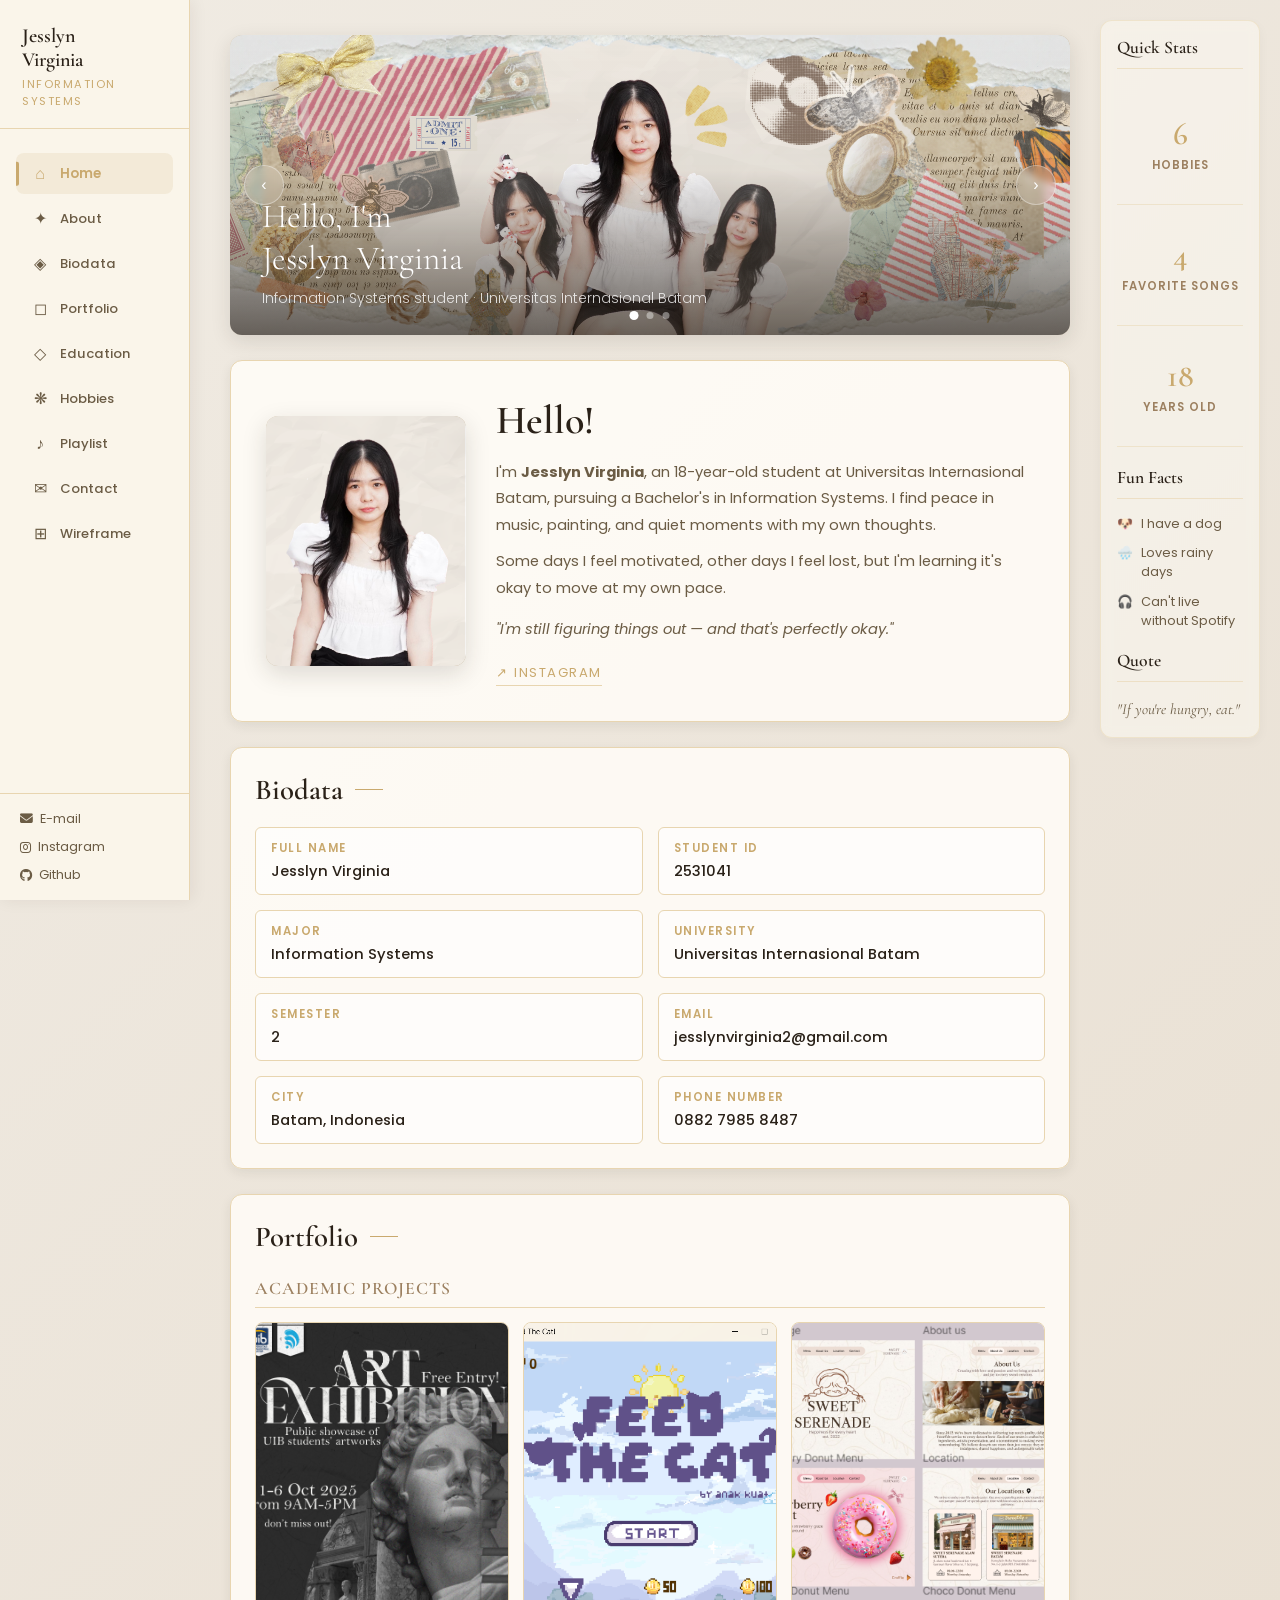
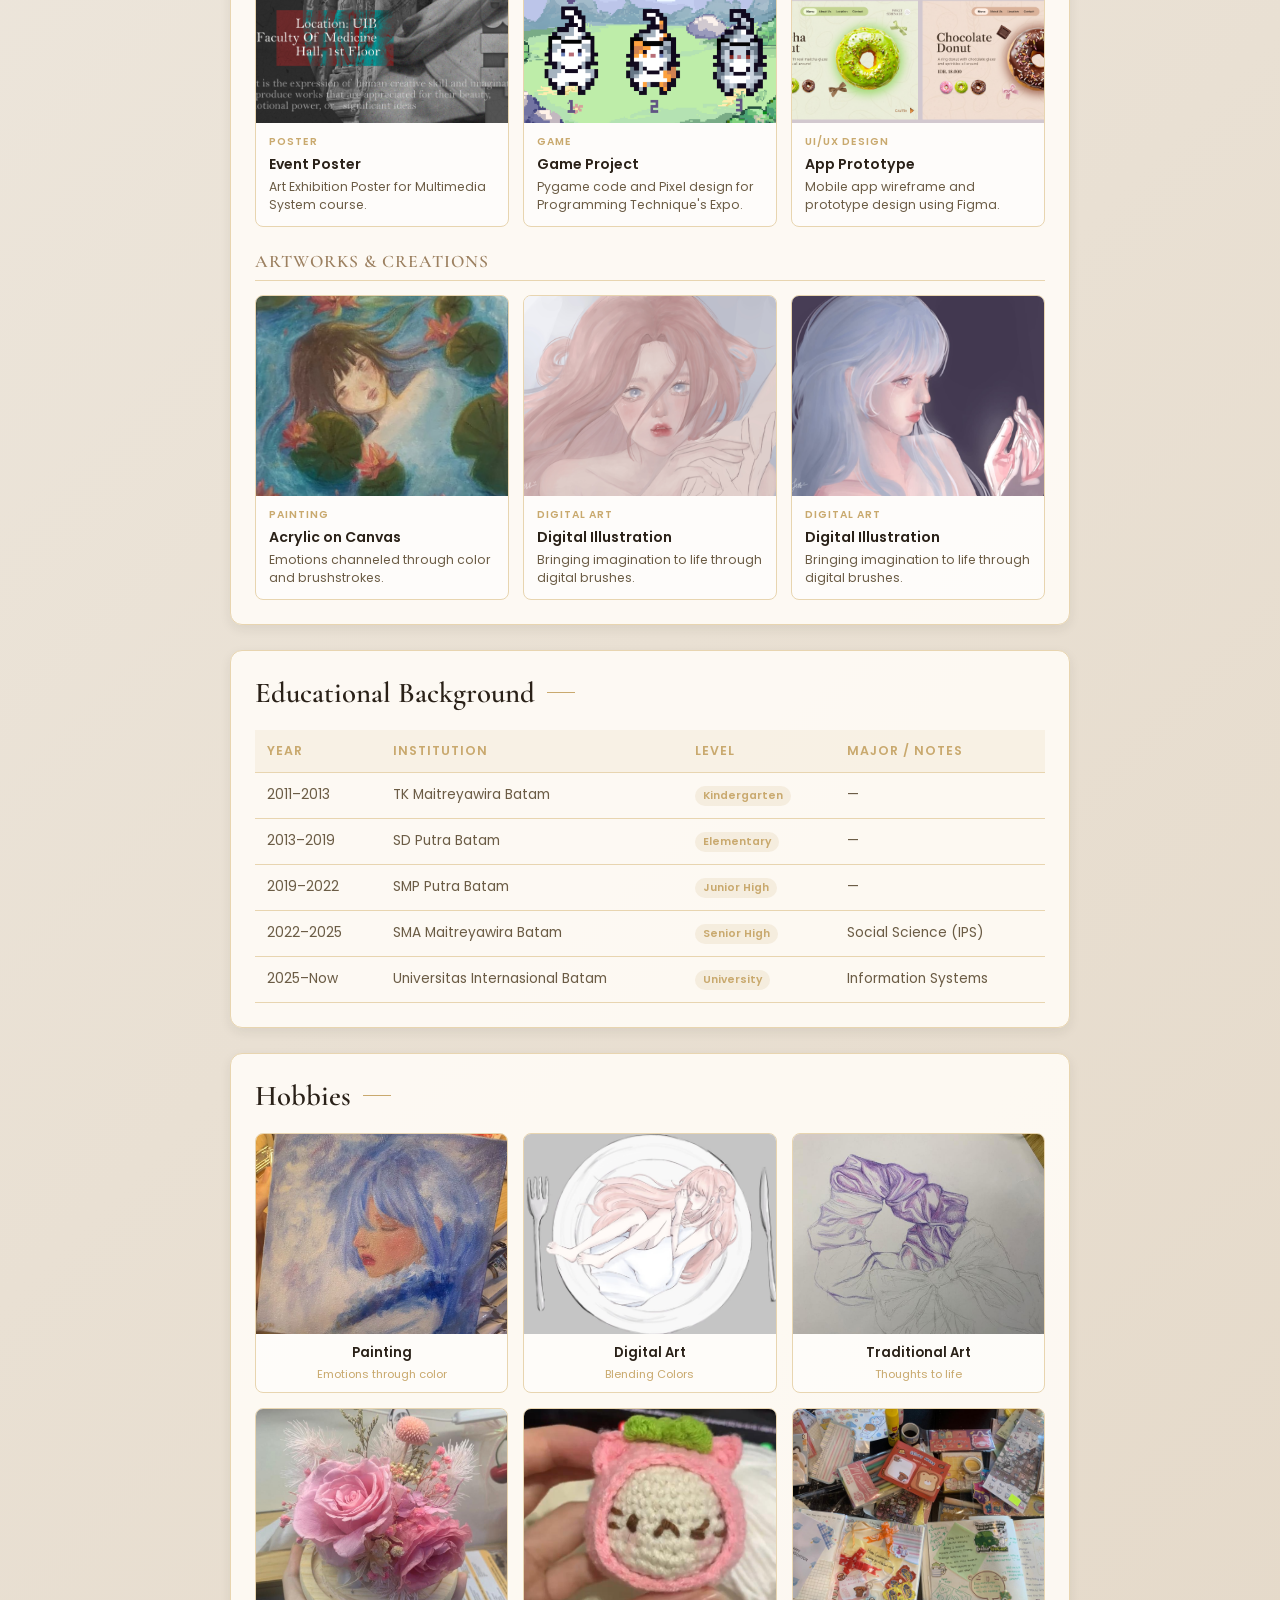
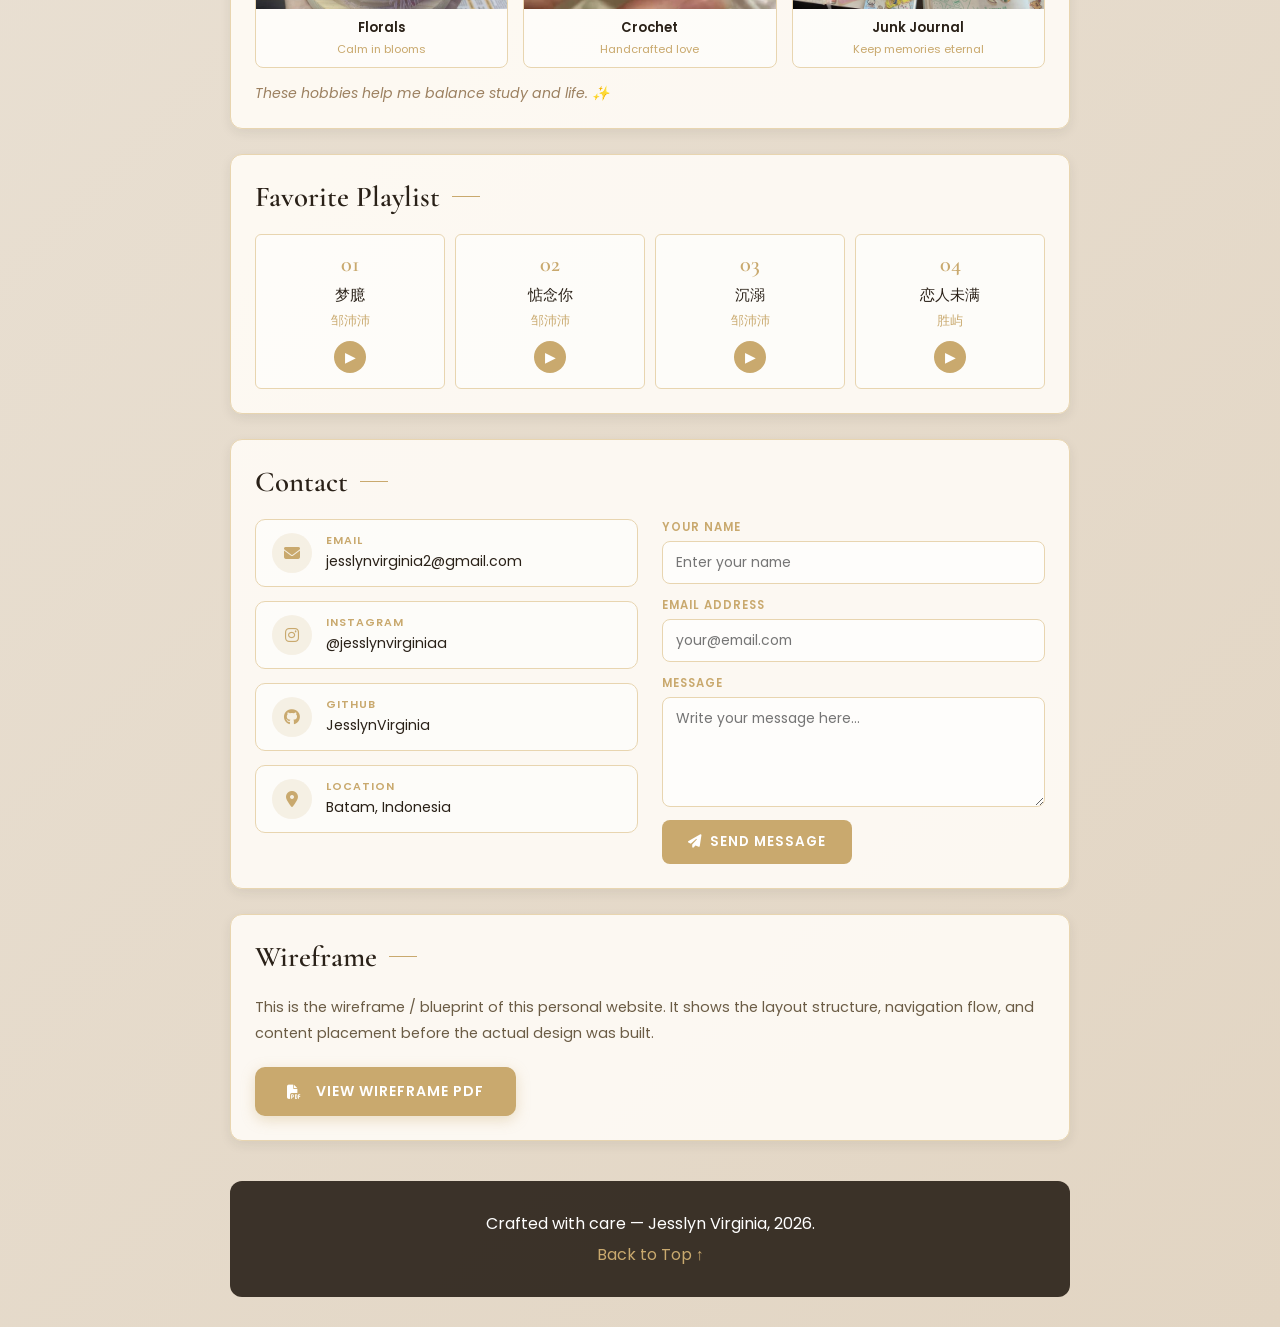
<file: biodata.html>
<!DOCTYPE html>
<html lang="en">
<head>
    <meta charset="UTF-8">
    <meta name="viewport" content="width=device-width, initial-scale=1.0">
    <title>Jesslyn Virginia</title>
    <link href="https://fonts.googleapis.com/css2?family=Cormorant+Garamond:ital,wght@0,300;0,400;0,600;1,300;1,400&family=Poppins:wght@300;400;500;600&display=swap" rel="stylesheet">
    <link rel="stylesheet" href="https://cdnjs.cloudflare.com/ajax/libs/font-awesome/6.5.0/css/all.min.css">
    <link rel="stylesheet" href="style.css">
</head>
<body>

<!-- SPLASH -->
<div id="splash">
    <div class="splash-name">Jesslyn Virginia</div>
    <div class="splash-line"></div>
    <div class="splash-sub">Information Systems · UIB</div>
</div>

<!-- HAMBURGER -->
<button class="hamburger" onclick="toggleSidebar()" aria-label="Toggle menu">
    <span></span><span></span><span></span>
</button>

<!-- SIDEBAR -->
<aside class="sidebar" id="sidebar">
    <div class="sidebar-brand">
        <h1>Jesslyn<br>Virginia</h1>
        <div class="brand-sub">Information Systems</div>
    </div>
    <nav id="main-nav">
        <a href="#home"      class="nav-link" data-target="home">      <span class="nav-icon">⌂</span> Home</a>
        <a href="#about"     class="nav-link" data-target="about">     <span class="nav-icon">✦</span> About</a>
        <a href="#biodata"   class="nav-link" data-target="biodata">   <span class="nav-icon">◈</span> Biodata</a>
        <a href="#portfolio" class="nav-link" data-target="portfolio"> <span class="nav-icon">◻</span> Portfolio</a>
        <a href="#education" class="nav-link" data-target="education"> <span class="nav-icon">◇</span> Education</a>
        <a href="#hobbies"   class="nav-link" data-target="hobbies">   <span class="nav-icon">❋</span> Hobbies</a>
        <a href="#playlist"  class="nav-link" data-target="playlist">  <span class="nav-icon">♪</span> Playlist</a>
        <a href="#contact"   class="nav-link" data-target="contact">   <span class="nav-icon">✉</span> Contact</a>
        <a href="#wireframe" class="nav-link" data-target="wireframe"> <span class="nav-icon">⊞</span> Wireframe</a>
    </nav>
    <div class="sidebar-info">
        <a href="mailto:jesslynvirginia2@gmail.com"><i class="fa-solid fa-envelope"></i> E-mail</a>
        <a href="https://www.instagram.com/jesslynvirginiaa/" target="_blank"><i class="fa-brands fa-instagram"></i> Instagram</a>
        <a href="https://github.com/JesslynVirginia" target="_blank"><i class="fa-brands fa-github"></i> Github</a>
    </div>
</aside>

<!-- PAGE WRAPPER -->
<div class="page-wrapper">

    <!-- MAIN CONTENT -->
    <div class="main-col">

        <!-- ══ HOME ══ -->
        <div id="home" data-section="home" class="section-block">

            <div class="slider-wrap">
                <div class="slide active">
                    <div class="slide-bg slide-ph-1">
                        <div class="slide-placeholder">
                            <img src="photos/slider1.png">
                        </div>
                    </div>
                    <div class="slide-overlay"></div>
                    <div class="slide-content">
                        <h2>Hello, I'm<br>Jesslyn Virginia</h2>
                        <p>Information Systems student · Universitas Internasional Batam</p>
                    </div>
                </div>
                <div class="slide">
                    <div class="slide-bg slide-ph-2">
                        <div class="slide-placeholder">
                            <img src="photos/slider2.png">
                        </div>
                    </div>
                    <div class="slide-overlay"></div>
                    <div class="slide-content">
                        <h2>Art is how I<br>speak silently.</h2>
                        <p>Painting · Digital Art · Crochet · Florals</p>
                    </div>
                </div>
                <div class="slide">
                    <div class="slide-bg slide-ph-3">
                        <div class="slide-placeholder">
                            <img src="photos/slider3.png">
                        </div>
                    </div>
                    <div class="slide-overlay"></div>
                    <div class="slide-content">
                        <h2>Still figuring<br>things out —</h2>
                        <p>and that's perfectly okay. 🌿</p>
                    </div>
                </div>
                <button class="slider-arrow prev" onclick="changeSlide(-1)">&#8249;</button>
                <button class="slider-arrow next" onclick="changeSlide(1)">&#8250;</button>
                <div class="slider-dots">
                    <button class="dot active" onclick="goToSlide(0)"></button>
                    <button class="dot" onclick="goToSlide(1)"></button>
                    <button class="dot" onclick="goToSlide(2)"></button>
                </div>
            </div>

            <!-- About anchor — separate scroll target -->
            <div data-section="about" style="height: 0;"></div>

            <!-- Hello card -->
            <div class="hero" id="about">
                <div class="photo-wrap">
                    <img src="photos/photo.png" alt="Jesslyn Virginia" onerror="this.style.display='none'">
                </div>
                <div class="hero-content">
                    <h2>Hello!</h2>
                    <p>
                        I'm <strong>Jesslyn Virginia</strong>, an 18-year-old student at
                        Universitas Internasional Batam, pursuing a Bachelor's in Information Systems.
                        I find peace in music, painting, and quiet moments with my own thoughts.
                    </p>
                    <p>
                        Some days I feel motivated, other days I feel lost, but I'm learning
                        it's okay to move at my own pace.
                    </p>
                    <p class="hero-quote">
                        "I'm still figuring things out — and that's perfectly okay."
                    </p>
                    <a href="https://www.instagram.com/jesslynvirginiaa/" target="_blank">↗ Instagram</a>
                </div>
            </div>

        </div>


        <!-- ══ BIODATA ══ -->
        <div id="biodata" data-section="biodata" class="section-block">
            <div class="card">
                <h2>Biodata</h2>
                <div class="bio-grid">
                    <div class="bio-item">
                        <div class="bio-label">Full Name</div>
                        <div class="bio-value">Jesslyn Virginia</div>
                    </div>
                    <div class="bio-item">
                        <div class="bio-label">Student ID</div>
                        <div class="bio-value">2531041</div>
                    </div>
                    <div class="bio-item">
                        <div class="bio-label">Major</div>
                        <div class="bio-value">Information Systems</div>
                    </div>
                    <div class="bio-item">
                        <div class="bio-label">University</div>
                        <div class="bio-value">Universitas Internasional Batam</div>
                    </div>
                    <div class="bio-item">
                        <div class="bio-label">Semester</div>
                        <div class="bio-value">2 </div>
                    </div>
                    <div class="bio-item">
                        <div class="bio-label">Email</div>
                        <div class="bio-value">jesslynvirginia2@gmail.com</div>
                    </div>
                    <div class="bio-item">
                        <div class="bio-label">City</div>
                        <div class="bio-value">Batam, Indonesia</div>
                    </div>
                    <div class="bio-item">
                        <div class="bio-label">Phone Number</div>
                        <div class="bio-value">0882 7985 8487</div>
                    </div>
                </div>
            </div>
        </div>


        <!-- ══ PORTFOLIO ══ -->
        <!-- ══ PORTFOLIO ══ -->
<div id="portfolio" data-section="portfolio" class="section-block">
    <div class="card">
        <h2>Portfolio</h2>

        <p class="portfolio-section-label">Academic Projects</p>
        <div class="portfolio-grid">
            <div class="portfolio-card">
                <div class="portfolio-thumb pt-bg1"><img src="photos/poster.jpg"></div>
                <div class="portfolio-info">
                    <div class="portfolio-tag">Poster</div>
                    <div class="portfolio-name">Event Poster</div>
                    <div class="portfolio-desc">Art Exhibition Poster for Multimedia System course.</div>
                </div>
            </div>
            <div class="portfolio-card">
                <div class="portfolio-thumb pt-bg2"><img src="photos/game.png"></div>
                <div class="portfolio-info">
                    <div class="portfolio-tag">Game</div>
                    <div class="portfolio-name">Game Project</div>
                    <div class="portfolio-desc">Pygame code and Pixel design for Programming Technique's Expo.</div>
                </div>
            </div>
            <div class="portfolio-card">
                <div class="portfolio-thumb pt-bg3"><img src="photos/uiux.png"></div>
                <div class="portfolio-info">
                    <div class="portfolio-tag">UI/UX Design</div>
                    <div class="portfolio-name">App Prototype</div>
                    <div class="portfolio-desc">Mobile app wireframe and prototype design using Figma.</div>
                </div>
            </div>
        </div>

        <p class="portfolio-section-label">Artworks & Creations</p>
        <div class="portfolio-grid">
            <div class="portfolio-card">
                <div class="portfolio-thumb-sm pt-bg1">
                    <img src="photos/paintingp.jpeg" alt="Painting" onerror="this.parentElement.innerHTML='<div class=\'pt-ph\'>🎨</div>'">
                </div>
                <div class="portfolio-info">
                    <div class="portfolio-tag">Painting</div>
                    <div class="portfolio-name">Acrylic on Canvas</div>
                    <div class="portfolio-desc">Emotions channeled through color and brushstrokes.</div>
                </div>
            </div>
            <div class="portfolio-card">
                <div class="portfolio-thumb-sm pt-bg2">
                    <img src="photos/digip1.jpeg" alt="Digital Art" onerror="this.parentElement.innerHTML='<div class=\'pt-ph\'>✏️</div>'">
                </div>
                <div class="portfolio-info">
                    <div class="portfolio-tag">Digital Art</div>
                    <div class="portfolio-name">Digital Illustration</div>
                    <div class="portfolio-desc">Bringing imagination to life through digital brushes.</div>
                </div>
            </div>
            <div class="portfolio-card">
                <div class="portfolio-thumb-sm pt-bg3">
                    <img src="photos/digip2.jpeg" alt="Digital Art" onerror="this.parentElement.innerHTML='<div class=\'pt-ph\'>✏️</div>'">
                </div>
                <div class="portfolio-info">
                    <div class="portfolio-tag">Digital Art</div>
                    <div class="portfolio-name">Digital Illustration</div>
                    <div class="portfolio-desc">Bringing imagination to life through digital brushes.</div>
                </div>
            </div>
        </div>

    </div>
</div>


        <!-- ══ EDUCATION ══ -->
        <div id="education" data-section="education" class="section-block">
            <div class="card">
                <h2>Educational Background</h2>
                <table class="edu-table">
                    <thead>
                        <tr>
                            <th>Year</th>
                            <th>Institution</th>
                            <th>Level</th>
                            <th>Major / Notes</th>
                        </tr>
                    </thead>
                    <tbody>
                        <tr>
                            <td>2011–2013</td>
                            <td>TK Maitreyawira Batam</td>
                            <td><span class="edu-badge">Kindergarten</span></td>
                            <td>—</td>
                        </tr>
                        <tr>
                            <td>2013–2019</td>
                            <td>SD Putra Batam</td>
                            <td><span class="edu-badge">Elementary</span></td>
                            <td>—</td>
                        </tr>
                        <tr>
                            <td>2019–2022</td>
                            <td>SMP Putra Batam</td>
                            <td><span class="edu-badge">Junior High</span></td>
                            <td>—</td>
                        </tr>
                        <tr>
                            <td>2022–2025</td>
                            <td>SMA Maitreyawira Batam</td>
                            <td><span class="edu-badge">Senior High</span></td>
                            <td>Social Science (IPS)</td>
                        </tr>
                        <tr>
                            <td>2025–Now</td>
                            <td>Universitas Internasional Batam</td>
                            <td><span class="edu-badge">University</span></td>
                            <td>Information Systems</td>
                        </tr>
                    </tbody>
                </table>
            </div>
        </div>


        <!-- ══ HOBBIES ══ -->
        <div id="hobbies" data-section="hobbies" class="section-block">
            <div class="card">
                <h2>Hobbies</h2>
                <div class="hobby-gallery">
                    <figure class="hobby-card">
                        <div class="hobby-img-wrap">
                            <img src="photos/paintingh.jpeg" alt="Painting" onerror="this.parentElement.outerHTML='<div class=\'hobby-thumb-ph hp-bg1\'>🎨</div>'">
                        </div>
                        <figcaption class="hobby-info">
                            <div class="hobby-name">Painting</div>
                            <div class="hobby-desc">Emotions through color</div>
                        </figcaption>
                    </figure>
                    <figure class="hobby-card">
                        <div class="hobby-img-wrap">
                            <img src="photos/digih.jpeg" alt="Digital Art" onerror="this.parentElement.outerHTML='<div class=\'hobby-thumb-ph hp-bg2\'>✏️</div>'">
                        </div>
                        <figcaption class="hobby-info">
                            <div class="hobby-name">Digital Art</div>
                            <div class="hobby-desc">Blending Colors</div>
                        </figcaption>
                    </figure>
                    <figure class="hobby-card">
                        <div class="hobby-img-wrap">
                            <img src="photos/tradih.jpeg" alt="Digital Art 2" onerror="this.parentElement.outerHTML='<div class=\'hobby-thumb-ph hp-bg3\'>🖌️</div>'">
                        </div>
                        <figcaption class="hobby-info">
                            <div class="hobby-name">Traditional Art</div>
                            <div class="hobby-desc">Thoughts to life</div>
                        </figcaption>
                    </figure>
                    <figure class="hobby-card">
                        <div class="hobby-img-wrap">
                            <img src="photos/flower.jpeg" alt="Florals" onerror="this.parentElement.outerHTML='<div class=\'hobby-thumb-ph hp-bg1\'>🌸</div>'">
                        </div>
                        <figcaption class="hobby-info">
                            <div class="hobby-name">Florals</div>
                            <div class="hobby-desc">Calm in blooms</div>
                        </figcaption>
                    </figure>
                    <figure class="hobby-card">
                        <div class="hobby-img-wrap">
                            <img src="photos/crochet.jpeg" alt="Crochet" onerror="this.parentElement.outerHTML='<div class=\'hobby-thumb-ph hp-bg2\'>🧶</div>'">
                        </div>
                        <figcaption class="hobby-info">
                            <div class="hobby-name">Crochet</div>
                            <div class="hobby-desc">Handcrafted love</div>
                        </figcaption>
                    </figure>
                    <figure class="hobby-card">
                        <div class="hobby-img-wrap">
                            <img src="photos/journal.jpeg" alt="Junk Journal" onerror="this.parentElement.outerHTML='<div class=\'hobby-thumb-ph hp-bg3\'>📔</div>'">
                        </div>
                        <figcaption class="hobby-info">
                            <div class="hobby-name">Junk Journal</div>
                            <div class="hobby-desc">Keep memories eternal</div>
                        </figcaption>
                    </figure>
                </div>
                <p class="hobbies-note">
                    These hobbies help me balance study and life. ✨
                </p>
            </div>
        </div>


        <!-- ══ PLAYLIST ══ -->
        <div id="playlist" data-section="playlist" class="section-block">
            <div class="card">
                <h2>Favorite Playlist</h2>
                <div class="song-grid">
                    <div class="song-card">
                        <div class="song-number">01</div>
                        <div class="song-title">梦臆</div>
                        <div class="song-artist">邹沛沛</div>
                        <button class="play-btn" onclick="playSong('song1', this)">▶</button>
                    </div>
                    <div class="song-card">
                        <div class="song-number">02</div>
                        <div class="song-title">惦念你</div>
                        <div class="song-artist">邹沛沛</div>
                        <button class="play-btn" onclick="playSong('song2', this)">▶</button>
                    </div>
                    <div class="song-card">
                        <div class="song-number">03</div>
                        <div class="song-title">沉溺</div>
                        <div class="song-artist">邹沛沛</div>
                        <button class="play-btn" onclick="playSong('song3', this)">▶</button>
                    </div>
                    <div class="song-card">
                        <div class="song-number">04</div>
                        <div class="song-title">恋人未满</div>
                        <div class="song-artist">胜屿</div>
                        <button class="play-btn" onclick="playSong('song4', this)">▶</button>
                    </div>
                </div>
                <audio id="song1" src="songs/mengyi.mp3"></audio>
                <audio id="song2" src="songs/dnn.mp3"></audio>
                <audio id="song3" src="songs/chenni.mp3"></audio>
                <audio id="song4" src="songs/lrwm.mp3"></audio>
            </div>
        </div>


        <!-- ══ CONTACT ══ -->
        <div id="contact" data-section="contact" class="section-block">
            <div class="card">
                <h2>Contact</h2>
                <div class="contact-wrap">
                    <div class="contact-info">
                        <div class="contact-item">
                            <div class="contact-icon"><i class="fa-solid fa-envelope"></i></div>
                            <div>
                                <div class="contact-label">Email</div>
                                <div class="contact-val">jesslynvirginia2@gmail.com</div>
                            </div>
                        </div>
                        <div class="contact-item">
                            <div class="contact-icon"><i class="fa-brands fa-instagram"></i></div>
                            <div>
                                <div class="contact-label">Instagram</div>
                                <div class="contact-val">@jesslynvirginiaa</div>
                            </div>
                        </div>
                        <div class="contact-item">
                            <div class="contact-icon"><i class="fa-brands fa-github"></i></div>
                            <div>
                                <div class="contact-label">GitHub</div>
                                <div class="contact-val">JesslynVirginia</div>
                            </div>
                        </div>
                        <div class="contact-item">
                            <div class="contact-icon"><i class="fa-solid fa-location-dot"></i></div>
                            <div>
                                <div class="contact-label">Location</div>
                                <div class="contact-val">Batam, Indonesia</div>
                            </div>
                        </div>
                    </div>
                    <div class="contact-form">
                        <div class="form-group">
                            <label class="form-label">Your Name</label>
                            <input type="text" class="form-input" placeholder="Enter your name">
                        </div>
                        <div class="form-group">
                            <label class="form-label">Email Address</label>
                            <input type="email" class="form-input" placeholder="your@email.com">
                        </div>
                        <div class="form-group">
                            <label class="form-label">Message</label>
                            <textarea class="form-textarea" placeholder="Write your message here..."></textarea>
                        </div>
                        <button class="btn-send" onclick="handleFormSubmit()">
                            <i class="fa-solid fa-paper-plane"></i> &nbsp;Send Message
                        </button>
                        <p id="form-msg" class="form-success" style="display: none;">
                            ✓ Message sent! Thank you 🌸
                        </p>
                    </div>
                </div>
            </div>
        </div>


        <!-- ══ WIREFRAME ══ -->
        <div id="wireframe" data-section="wireframe" class="section-block">
            <div class="card">
                <h2>Wireframe</h2>
                <div class="wireframe-wrap">
                    <p class="wireframe-desc">
                        This is the wireframe / blueprint of this personal website. It shows the layout
                        structure, navigation flow, and content placement before the actual design was built.
                    </p>
                    
                    <a href="wireframe.pdf" target="_blank" class="btn-pdf">
                        <i class="fa-solid fa-file-pdf"></i> &nbsp;View Wireframe PDF
                    </a>
                </div>
            </div>
        </div>


        <!-- FOOTER -->
        <footer>
            <p>Crafted with care — Jesslyn Virginia, 2026.</p>
            <p class="footer-back"><a href="#home">Back to Top ↑</a></p>
        </footer>

    </div><!-- end main-col -->


    <!-- RIGHT ASIDE — single sticky box -->
    <aside class="right-aside">
        <div class="right-aside-inner">
            <h3 class="aside-title">Quick Stats</h3>
            <div class="stat-box">
                <div class="stat-number">6</div>
                <div class="stat-label">Hobbies</div>
            </div>
            <div class="stat-box">
                <div class="stat-number">4</div>
                <div class="stat-label">Favorite Songs</div>
            </div>
            <div class="stat-box">
                <div class="stat-number">18</div>
                <div class="stat-label">Years Old</div>
            </div>

            <h3 class="aside-title aside-title-mt">Fun Facts</h3>
            <div class="funfact-list">
                <div class="funfact-item"><span>🐶</span><span>I have a dog</span></div>
                <div class="funfact-item"><span>🌧️</span><span>Loves rainy days</span></div>
                <div class="funfact-item"><span>🎧</span><span>Can't live without Spotify</span></div>
            </div>

            <h3 class="aside-title aside-title-mt">Quote</h3>
            <p class="aside-quote">"If you're hungry, eat."</p>
        </div>
    </aside>

</div><!-- end page-wrapper -->

<script src="script.js"></script>

</body>
</html>
</file>
<file: style.css>
/* ── RESET & BASE ── */
        :root {
            --cream:       #f0ebe3;
            --cream2:      #e2d5c3;
            --gold:        #c9a96e;
            --gold-dark:   #8b6f47;
            --brown:       #2a2118;
            --brown-mid:   #6b5c45;
            --brown-light: #9c8060;
            --white-card:  rgba(255, 252, 247, 0.9);
            --border:      #e8d5b0;
            --sidebar-w:   230px;
        }

        * {
            margin: 0;
            padding: 0;
            box-sizing: border-box;
        }

        html {
            scroll-behavior: smooth;
            scroll-padding-top: 30px;
        }

        body {
            font-family: 'Poppins', sans-serif;
            background: linear-gradient(135deg, #f0ebe3 0%, #e2d5c3 100%);
            color: var(--brown);
            min-height: 100vh;
            display: flex;
        }


        /* ── SPLASH ── */
        #splash {
            position: fixed;
            inset: 0;
            background: linear-gradient(135deg, #f0ebe3 0%, #e2d5c3 100%);
            z-index: 9999;
            display: flex;
            flex-direction: column;
            align-items: center;
            justify-content: center;
            gap: 16px;
            transition: opacity 0.8s ease, visibility 0.8s ease;
        }

        #splash.hide {
            opacity: 0;
            visibility: hidden;
            pointer-events: none;
        }

        .splash-name {
            font-family: 'Cormorant Garamond', serif;
            font-size: 3.5rem;
            font-weight: 600;
            color: var(--brown);
            opacity: 0;
            transform: translateY(20px);
            animation: fadeUp 1s ease 0.3s forwards;
        }

        .splash-line {
            width: 0;
            height: 1px;
            background: var(--gold);
            animation: expandLine 1s ease 0.5s forwards;
        }

        .splash-sub {
            font-size: 0.75rem;
            letter-spacing: 3px;
            text-transform: uppercase;
            color: var(--gold);
            opacity: 0;
            animation: fadeUp 1s ease 0.7s forwards;
        }

        @keyframes fadeUp {
            to {
                opacity: 1;
                transform: translateY(0);
            }
        }

        @keyframes expandLine {
            to { width: 80px; }
        }


        /* ── SIDEBAR ── */
        .sidebar {
            width: var(--sidebar-w);
            min-height: 100vh;
            background: rgba(250, 245, 235, 0.97);
            border-right: 1px solid var(--border);
            box-shadow: 2px 0 16px rgba(42, 33, 24, 0.07);
            position: fixed;
            top: 0;
            left: 0;
            display: flex;
            flex-direction: column;
            z-index: 100;
        }

        .sidebar-brand {
            padding: 24px 22px 18px;
            border-bottom: 1px solid var(--border);
        }

        .sidebar-brand h1 {
            font-family: 'Cormorant Garamond', serif;
            font-size: 1.45rem;
            font-weight: 600;
            color: var(--brown);
            line-height: 1.2;
        }

        .sidebar-brand .brand-sub {
            font-size: 0.7rem;
            color: var(--gold);
            letter-spacing: 1.5px;
            text-transform: uppercase;
            margin-top: 4px;
        }

        nav {
            display: flex;
            flex-direction: column;
            padding: 24px 16px;
            gap: 4px;
            flex: 1;
        }

        nav a {
            text-decoration: none;
            color: var(--brown-mid);
            font-size: 0.82rem;
            font-weight: 500;
            padding: 8px 14px;
            border-radius: 8px;
            transition: all 0.25s ease;
            display: flex;
            align-items: center;
            gap: 10px;
            position: relative;
        }

        nav a .nav-icon {
            font-size: 1rem;
            width: 20px;
            text-align: center;
        }

        nav a:hover {
            background: rgba(201, 169, 110, 0.1);
            color: var(--gold);
        }

        nav a.active {
            background: rgba(201, 169, 110, 0.15);
            color: var(--gold);
            font-weight: 600;
        }

        nav a.active::before {
            content: '';
            position: absolute;
            left: 0;
            top: 50%;
            transform: translateY(-50%);
            width: 3px;
            height: 60%;
            background: var(--gold);
            border-radius: 0 2px 2px 0;
        }

        .sidebar-info {
            padding: 16px 20px;
            border-top: 1px solid var(--border);
            display: flex;
            flex-direction: column;
            gap: 10px;
        }

        .sidebar-info a {
            font-size: 0.8rem;
            color: var(--brown-mid);
            text-decoration: none;
            display: flex;
            align-items: center;
            gap: 7px;
            transition: color 0.2s;
        }

        .sidebar-info a:hover {
            color: var(--gold);
        }


        /* ── PAGE WRAPPER ── */
        .page-wrapper {
            margin-left: var(--sidebar-w);
            flex: 1;
            display: flex;
            gap: 0;
            padding: 0 20px;
        }


        /* ── MAIN CONTENT COLUMN ── */
        .main-col {
            flex: 1;
            padding: 10px 20px;
            min-width: 0;
            display: flex;
            flex-direction: column;
            gap: 0;
        }


        /* ── RIGHT ASIDE ── */
        .right-aside {
           width: 220px; /* sebelumnya 220px */
            padding: 20px 0 20px 14px;
            flex-shrink: 0;
        }

        .right-aside-inner {
            background: rgba(255, 252, 247, 0.45);
            border: 1px solid rgba(232, 213, 176, 0.5);
            border-radius: 12px;
            padding: 20px;
            box-shadow: 0 4px 12px rgba(42, 33, 24, 0.04);
            position: sticky;
            top: 20px;
            backdrop-filter: blur(6px);
        }

        .aside-title {
            font-family: 'Cormorant Garamond', serif;
            font-size: 1.1rem;
            font-weight: 600;
            color: var(--brown);
            margin-bottom: 15px;
            padding-bottom: 10px;
            border-bottom: 1px solid rgba(232, 213, 176, 0.6);
        }

        .stat-box {
            text-align: center;
            padding: 30px 0;
            border-bottom: 1px solid rgba(232, 213, 176, 0.5);
        }

        .stat-box:last-of-type {
            border-bottom: none;
        }

        .stat-number {
            font-family: 'Cormorant Garamond', serif;
            font-size: 2rem;
            font-weight: 600;
            color: var(--gold);
        }

        .stat-label {
            font-size: 0.72rem;
            text-transform: uppercase;
            letter-spacing: 1px;
            color: var(--brown-light);
            font-weight: 600;
            margin-top: 4px;
        }

        .funfact-list {
            display: flex;
            flex-direction: column;
            gap: 10px;
        }

        .funfact-item {
            display: flex;
            align-items: flex-start;
            gap: 8px;
            font-size: 0.8rem;
            color: var(--brown-mid);
            line-height: 1.5;
        }

        .aside-quote {
            font-family: 'Cormorant Garamond', serif;
            font-size: 0.95rem;
            font-style: italic;
            color: var(--brown-mid);
            line-height: 1.6;
        }


        /* ── SECTION SPACING ── */
        .section-block {
            padding-top: 25px;
            padding-bottom: 0;
        }

        /* Last card in each section block has no bottom margin */
        .section-block .card:last-child {
            margin-bottom: 0;
        }


        /* ── CARD ── */
        .card {
            background: var(--white-card);
            border: 1px solid var(--border);
            border-radius: 12px;
            padding: 30px;
            box-shadow: 0 4px 12px rgba(42, 33, 24, 0.08);
            margin-bottom: 20px;
        }

        .card h2 {
            font-family: 'Cormorant Garamond', serif;
            font-size: 1.8rem;
            font-weight: 600;
            margin-bottom: 20px;
            color: var(--brown);
            display: flex;
            align-items: center;
            gap: 12px;
        }

        .card h2::after {
            content: '';
            display: inline-block;
            width: 28px;
            height: 1px;
            background: var(--gold);
        }


        /* ── HOME: SLIDER ── */
        .slider-wrap {
            position: relative;
            width: 100%;
            height: 300px;
            border-radius: 12px;
            overflow: hidden;
            box-shadow: 0 6px 20px rgba(42, 33, 24, 0.12);
            margin-bottom: 25px;
            background-size: 100% 100%;
            
        }

        .slide {
            position: absolute;
            inset: 0;
            opacity: 0;
            transition: opacity 0.9s ease;
            display: flex;
            align-items: flex-end;
        }

        .slide.active {
            opacity: 1;
        }

        .slide-bg {
            position: absolute;
            inset: 0;
            background-size: cover;
            background-position: center;
        }

        .slide-ph-1 { background: linear-gradient(135deg, #d4c4a8 0%, #c0a882 100%); }
        .slide-ph-2 { background: linear-gradient(135deg, #c4b8a4 0%, #a89070 100%); }
        .slide-ph-3 { background: linear-gradient(135deg, #b8a890 0%, #9c8060 100%); }

        .slide-placeholder {
            position: absolute;
            inset: 0;
            display: flex;
            align-items: center;
            justify-content: center;
            flex-direction: column;
            gap: 10px;
        }

        .ph-icon {
            font-size: 4rem;
            opacity: 0.18;
        }

        .ph-text {
            font-family: 'Cormorant Garamond', serif;
            font-size: 1rem;
            color: rgba(42, 33, 24, 0.28);
            letter-spacing: 3px;
            text-transform: uppercase;
        }

        .ph-hint {
            font-size: 0.68rem;
            color: rgba(42, 33, 24, 0.18);
            letter-spacing: 1px;
        }

        .slide-overlay {
            position: absolute;
            inset: 0;
            background: linear-gradient(to top, rgba(42, 33, 24, 0.68) 0%, rgba(42, 33, 24, 0.05) 55%, transparent 100%);
            z-index: 1;
        }

        .slide-content {
            position: relative;
            z-index: 2;
            padding: 26px 32px;
            color: white;
            width: 100%;
        }

        .slide-content h2 {
            font-family: 'Cormorant Garamond', serif;
            font-size: 2.1rem;
            font-weight: 300;
            line-height: 1.25;
            margin-bottom: 8px;
            /* override card h2 styles */
            color: white;
            border: none;
        }

        .slide-content h2::after {
            display: none;
        }

        .slide-content p {
            font-size: 0.88rem;
            opacity: 0.8;
            font-weight: 300;
        }

        .slider-dots {
            position: absolute;
            bottom: 16px;
            left: 50%;
            transform: translateX(-50%);
            display: flex;
            gap: 9px;
            z-index: 10;
        }

        .dot {
            width: 7px;
            height: 7px;
            border-radius: 50%;
            background: rgba(255, 255, 255, 0.4);
            cursor: pointer;
            transition: all 0.3s;
            border: none;
        }

        .dot.active {
            background: white;
            transform: scale(1.3);
        }

        .slider-arrow {
            position: absolute;
            top: 50%;
            transform: translateY(-50%);
            z-index: 10;
            background: rgba(255, 255, 255, 0.15);
            border: 1px solid rgba(255, 255, 255, 0.35);
            color: white;
            width: 40px;
            height: 40px;
            border-radius: 50%;
            cursor: pointer;
            font-size: 1rem;
            backdrop-filter: blur(4px);
            transition: all 0.3s;
            display: flex;
            align-items: center;
            justify-content: center;
        }

        .slider-arrow:hover {
            background: rgba(201, 169, 110, 0.55);
        }

        .slider-arrow.prev { left: 14px; }
        .slider-arrow.next { right: 14px; }


        /* ── HOME: HERO CARD ── */
        .hero {
            display: flex;
            gap: 30px;
            align-items: center;
            background: var(--white-card);
            padding: 35px;
            border-radius: 12px;
            box-shadow: 0 4px 12px rgba(42, 33, 24, 0.08);
            border: 1px solid var(--border);
            margin-bottom: 0;
        }

        .photo-wrap {
            width: 200px;
            height: 250px;
            border-radius: 12px;
            overflow: hidden;
            box-shadow: 0 8px 24px rgba(42, 33, 24, 0.15);
            flex-shrink: 0;
            transition: transform 0.4s ease;
            background: linear-gradient(135deg, #d4c4a8, #b8a88a);
            display: flex;
            align-items: center;
            justify-content: center;
            position: relative;
        }

        .photo-wrap:hover {
            transform: scale(1.04) rotate(0.5deg);
        }

        .photo-wrap img {
            width: 100%;
            height: 100%;
            object-fit: cover;
            position: absolute;
            inset: 0;
        }

        .photo-ph {
            font-size: 3rem;
            opacity: 0.22;
        }

        .hero-content h2 {
            font-family: 'Cormorant Garamond', serif;
            font-size: 2.5rem;
            font-weight: 600;
            margin-bottom: 15px;
            color: var(--brown);
        }

        .hero-content h2::after {
            display: none;
        }

        .hero-content p {
            font-size: 0.92rem;
            color: var(--brown-mid);
            line-height: 1.8;
            margin-bottom: 10px;
        }

        .hero-content a {
            display: inline-block;
            margin-top: 10px;
            font-size: 0.82rem;
            letter-spacing: 1.5px;
            text-transform: uppercase;
            color: var(--gold);
            text-decoration: none;
            border-bottom: 1px solid var(--border);
            padding-bottom: 2px;
            transition: color 0.2s;
        }

        .hero-content a:hover {
            color: var(--gold-dark);
        }


        /* ── BIO GRID ── */
        .bio-grid {
            display: grid;
            grid-template-columns: 1fr 1fr;
            gap: 15px;
        }

        .bio-item {
            background: rgba(255, 255, 255, 0.6);
            padding: 12px 15px;
            border: 1px solid var(--border);
            border-radius: 6px;
        }

        .bio-label {
            font-size: 0.72rem;
            text-transform: uppercase;
            letter-spacing: 1.5px;
            color: var(--gold);
            font-weight: 600;
            margin-bottom: 4px;
        }

        .bio-value {
            font-size: 0.92rem;
            color: var(--brown);
            font-weight: 500;
        }


        /* ── PORTFOLIO ── */
        .portfolio-grid {
            display: grid;
            grid-template-columns: repeat(3, 1fr);
            gap: 20px;
        }

        .portfolio-card {
            border-radius: 8px;
            overflow: hidden;
            border: 1px solid var(--border);
            background: rgba(255, 255, 255, 0.6);
            transition: all 0.3s ease;
            cursor: pointer;
        }

        .portfolio-card:hover {
            transform: translateY(-6px);
            box-shadow: 0 12px 28px rgba(42, 33, 24, 0.11);
        }

        .portfolio-thumb {
            width: 100%;
            height: 400px;
            display: flex;
            align-items: center;
            justify-content: center;
            overflow: hidden;
        }

        .portfolio-thumb img {
            width: 100%;
            height: 100%;
            object-fit: cover;
            transition: transform 0.4s;
        }

        .portfolio-card:hover .portfolio-thumb img {
            transform: scale(1.08);
        }

        /* Artworks — tinggi 200px */
        .portfolio-thumb-sm {
            width: 100%;
            height: 200px;
            display: flex;
            align-items: center;
            justify-content: center;
            overflow: hidden;
        }

        .portfolio-thumb-sm img {
            width: 100%;
            height: 100%;
            object-fit: cover;
            transition: transform 0.4s;
        }

        .portfolio-card:hover .portfolio-thumb-sm img {
            transform: scale(1.05);
        }

        .portfolio-section-label {
            font-family: 'Cormorant Garamond', serif;
            font-size: 1.1rem;
            font-weight: 600;
            color: var(--brown-light);
            letter-spacing: 1px;
            text-transform: uppercase;
            margin-bottom: 14px;
            margin-top: 24px;
            padding-bottom: 8px;
            border-bottom: 1px solid var(--border);
        }

        .portfolio-section-label:first-child {
            margin-top: 0;
        }

        .pt-ph {
            font-size: 2.3rem;
            opacity: 0.28;
            width: 100%;
            height: 100%;
            display: flex;
            align-items: center;
            justify-content: center;
        }

        .pt-bg1 { background: linear-gradient(135deg, #d4c4a8, #b8a88a); }
        .pt-bg2 { background: linear-gradient(135deg, #c8bca8, #a89078); }
        .pt-bg3 { background: linear-gradient(135deg, #bca89c, #9c7860); }

        .portfolio-info {
            padding: 11px 13px;
        }

        .portfolio-tag {
            font-size: 0.65rem;
            text-transform: uppercase;
            letter-spacing: 1px;
            color: var(--gold);
            font-weight: 600;
            margin-bottom: 4px;
        }

        .portfolio-name {
            font-size: 0.88rem;
            font-weight: 600;
            color: var(--brown);
            margin-bottom: 3px;
        }

        .portfolio-desc {
            font-size: 0.77rem;
            color: var(--brown-mid);
            line-height: 1.5;
        }


        /* ── EDUCATION TABLE ── */
        .edu-table {
            width: 100%;
            border-collapse: collapse;
        }

        .edu-table thead {
            background: rgba(201, 169, 110, 0.1);
        }

        .edu-table th {
            padding: 12px;
            text-align: left;
            font-size: 0.78rem;
            text-transform: uppercase;
            letter-spacing: 1px;
            color: var(--gold);
            font-weight: 600;
            border-bottom: 1px solid var(--border);
        }

        .edu-table td {
            padding: 12px;
            color: var(--brown-mid);
            border-bottom: 1px solid var(--border);
            font-size: 0.86rem;
        }

        .edu-table tbody tr:hover {
            background: rgba(201, 169, 110, 0.04);
        }

        .edu-badge {
            display: inline-block;
            font-size: 0.67rem;
            background: rgba(201, 169, 110, 0.15);
            color: var(--gold);
            padding: 2px 8px;
            border-radius: 20px;
            font-weight: 600;
        }


        /* ── HOBBIES ── */
        .hobby-gallery {
            display: grid;
            grid-template-columns: repeat(3, 1fr);
            gap: 15px;
        }

        .hobby-card {
            border-radius: 8px;
            overflow: hidden;
            border: 1px solid var(--border);
            background: rgba(255, 255, 255, 0.6);
            transition: all 0.3s ease;
        }

        .hobby-card:hover {
            transform: translateY(-6px);
            box-shadow: 0 10px 24px rgba(42, 33, 24, 0.1);
        }

        .hobby-img-wrap {
            width: 100%;
            height: 200px;
            overflow: hidden;
        }

        .hobby-img-wrap img {
            width: 100%;
            height: 100%;
            object-fit: cover;
            transition: transform 0.4s;
            display: block;
        }

        .hobby-card:hover .hobby-img-wrap img {
            transform: scale(1.08);
        }

        .hobby-thumb-ph {
            width: 100%;
            height: 150px;
            display: flex;
            align-items: center;
            justify-content: center;
            font-size: 2.2rem;
            opacity: 0.3;
        }

        .hp-bg1 { background: linear-gradient(135deg, #d4c4a8, #b8a88a); }
        .hp-bg2 { background: linear-gradient(135deg, #c8b8a0, #ac9070); }
        .hp-bg3 { background: linear-gradient(135deg, #c0b0a0, #a08068); }

        .hobby-info {
            padding: 9px 8px;
            text-align: center;
        }

        .hobby-name {
            font-size: 0.82rem;
            font-weight: 600;
            color: var(--brown);
        }

        .hobby-desc {
            font-size: 0.7rem;
            color: var(--gold);
            margin-top: 3px;
        }


        /* ── PLAYLIST ── */
        .song-grid {
            display: grid;
            grid-template-columns: repeat(4, 1fr);
            gap: 12px;
        }

        .song-card {
            background: rgba(255, 255, 255, 0.6);
            padding: 15px;
            border: 1px solid var(--border);
            border-radius: 6px;
            text-align: center;
            transition: all 0.3s ease;
            cursor: pointer;
        }

        .song-card:hover {
            background: rgba(201, 169, 110, 0.08);
            border-color: rgba(201, 169, 110, 0.5);
        }

        .song-number {
            font-family: 'Cormorant Garamond', serif;
            font-size: 1.4rem;
            font-weight: 600;
            color: var(--gold);
        }

        .song-title {
            font-size: 0.92rem;
            color: var(--brown);
            font-weight: 500;
            margin: 8px 0 5px;
        }

        .song-artist {
            font-size: 0.82rem;
            color: var(--gold);
            margin-bottom: 10px;
        }

        .play-btn {
            background: var(--gold);
            border: none;
            color: white;
            width: 32px;
            height: 32px;
            border-radius: 50%;
            cursor: pointer;
            font-size: 0.85rem;
            transition: all 0.3s ease;
            display: inline-flex;
            align-items: center;
            justify-content: center;
        }

        .play-btn:hover {
            background: var(--gold-dark);
            transform: scale(1.1);
        }


        /* ── CONTACT ── */
        .contact-wrap {
            display: grid;
            grid-template-columns: 1fr 1fr;
            gap: 24px;
        }

        .contact-info {
            display: flex;
            flex-direction: column;
            gap: 14px;
        }

        .contact-item {
            display: flex;
            align-items: center;
            gap: 14px;
            background: rgba(255, 255, 255, 0.6);
            border: 1px solid var(--border);
            border-radius: 10px;
            padding: 13px 16px;
        }

        .contact-icon {
            width: 40px;
            height: 40px;
            border-radius: 50%;
            background: rgba(201, 169, 110, 0.15);
            display: flex;
            align-items: center;
            justify-content: center;
            color: var(--gold);
            font-size: 1rem;
            flex-shrink: 0;
        }

        .contact-label {
            font-size: 0.68rem;
            text-transform: uppercase;
            letter-spacing: 1px;
            color: var(--gold);
            font-weight: 600;
        }

        .contact-val {
            font-size: 0.88rem;
            color: var(--brown);
            margin-top: 2px;
        }

        .contact-form {
            display: flex;
            flex-direction: column;
            gap: 13px;
        }

        .form-group {
            display: flex;
            flex-direction: column;
            gap: 5px;
        }

        .form-label {
            font-size: 0.72rem;
            text-transform: uppercase;
            letter-spacing: 1px;
            color: var(--gold);
            font-weight: 600;
        }

        .form-input,
        .form-textarea {
            padding: 10px 13px;
            background: rgba(255, 255, 255, 0.7);
            border: 1px solid var(--border);
            border-radius: 8px;
            font-family: 'Poppins', sans-serif;
            font-size: 0.87rem;
            color: var(--brown);
            outline: none;
            transition: border-color 0.2s, box-shadow 0.2s;
        }

        .form-input:focus,
        .form-textarea:focus {
            border-color: var(--gold);
            box-shadow: 0 0 0 3px rgba(201, 169, 110, 0.1);
        }

        .form-textarea {
            resize: vertical;
            min-height: 110px;
        }

        .btn-send {
            background: var(--gold);
            color: white;
            border: none;
            padding: 12px 26px;
            border-radius: 8px;
            font-family: 'Poppins', sans-serif;
            font-size: 0.84rem;
            font-weight: 600;
            letter-spacing: 1px;
            text-transform: uppercase;
            cursor: pointer;
            transition: all 0.3s;
            align-self: flex-start;
        }

        .btn-send:hover {
            background: var(--gold-dark);
            transform: translateY(-2px);
            box-shadow: 0 6px 16px rgba(139, 111, 71, 0.3);
        }


        /* ── WIREFRAME ── */
        .wireframe-wrap {
            display: flex;
            flex-direction: column;
            align-items: flex-start;
            gap: 20px;
        }

        .wireframe-desc {
            font-size: 0.9rem;
            color: var(--brown-mid);
            line-height: 1.85;
            text-align: left;
            max-width: 100%;
        }

        .btn-pdf {
            display: inline-flex;
            align-items: center;
            gap: 10px;
            background: var(--gold);
            color: white;
            text-decoration: none;
            padding: 14px 32px;
            border-radius: 10px;
            font-size: 0.88rem;
            font-weight: 600;
            letter-spacing: 1px;
            text-transform: uppercase;
            transition: all 0.3s;
            box-shadow: 0 4px 14px rgba(201, 169, 110, 0.35);
        }

        .btn-pdf:hover {
            background: var(--gold-dark);
            transform: translateY(-3px);
            box-shadow: 0 8px 20px rgba(139, 111, 71, 0.35);
        }

        .wireframe-note {
            font-size: 0.82rem;
            color: var(--brown-light);
        }

        .wireframe-note code {
            font-size: 0.78rem;
            color: var(--gold-dark);
            background: rgba(201, 169, 110, 0.1);
            padding: 1px 6px;
            border-radius: 4px;
        }

        /* ── FOOTER ── */
        footer {
            background: rgba(42, 33, 24, 0.9);
            color: white;
            text-align: center;
            padding: 30px 0;
            border-radius: 12px;
            overflow: hidden;
            margin-top: 40px;
            margin-bottom: 20px;
        }

        footer a {
            color: var(--gold);
            text-decoration: none;
        }


        /* ── HAMBURGER ── */
        .hamburger {
            display: none;
            position: fixed;
            top: 16px;
            left: 16px;
            z-index: 200;
            background: rgba(255, 252, 247, 0.97);
            border: 1px solid var(--border);
            border-radius: 8px;
            width: 40px;
            height: 40px;
            align-items: center;
            justify-content: center;
            cursor: pointer;
            flex-direction: column;
            gap: 5px;
            padding: 8px;
        }

        .hamburger span {
            display: block;
            width: 20px;
            height: 2px;
            background: var(--brown-mid);
            border-radius: 2px;
            transition: all 0.3s;
        }


        /* ── UTILITY CLASSES ── */

        /* Hero italic quote */
        .hero-quote {
            font-style: italic;
            margin-top: 15px;
            color: var(--brown-light);
            font-size: 0.92rem;
        }

        /* Hobbies note bawah */
        .hobbies-note {
            margin-top: 15px;
            font-style: italic;
            font-size: 0.88rem;
            color: var(--brown-light);
        }

        /* Contact intro text */
        .contact-intro {
            font-size: 0.88rem;
            color: var(--brown-mid);
            line-height: 1.75;
            margin-bottom: 4px;
        }

        /* Form success message */
        .form-success {
            font-size: 0.8rem;
            color: var(--gold);
            margin-top: 4px;
        }

        /* Footer back-to-top */
        .footer-back {
            margin-top: 6px;
        }

        /* Aside title top gap */
        .aside-title-mt {
            margin-top: 20px;
        }

        /* Wireframe note */
        .wireframe-note {
            font-size: 0.82rem;
            color: var(--brown-light);
        }

        .wireframe-note code {
            font-size: 0.78rem;
            color: var(--gold-dark);
            background: rgba(201, 169, 110, 0.1);
            padding: 1px 6px;
            border-radius: 4px;
        }


        /* ── RESPONSIVE ── */
        @media (max-width: 1100px) {
            .right-aside { display: none; }
        }

        @media (max-width: 768px) {
            .hamburger { display: flex; }

            .sidebar {
                transform: translateX(-100%);
                transition: transform 0.3s ease;
            }

            .sidebar.open {
                transform: translateX(0);
            }

            .page-wrapper {
                margin-left: 0;
                padding: 0 10px;
            }

            .main-col {
                padding: 70px 10px 30px;
            }

            .hero {
                flex-direction: column;
                text-align: center;
                padding: 24px;
            }

            .bio-grid { grid-template-columns: 1fr; }
            .song-grid { grid-template-columns: repeat(2, 1fr); }
            .hobby-gallery,
            .portfolio-grid { grid-template-columns: repeat(2, 1fr); }
            .contact-wrap { grid-template-columns: 1fr; }
        }

        /* ── Tambah media query baru untuk 1280px ── */
@media (max-width: 1280px) {
    :root {
        --sidebar-w: 190px;
    }

    .right-aside {
        width: 170px;
        padding: 20px 0 20px 10px;
    }

    .right-aside-inner {
        padding: 16px;
    }

    .sidebar-brand h1 {
        font-size: 1.25rem;
    }

    .card {
        padding: 24px;
    }

    .portfolio-grid {
        grid-template-columns: repeat(3, 1fr);
        gap: 14px;
    }

    .song-grid {
        grid-template-columns: repeat(4, 1fr);
        gap: 10px;
    }
}
</file>
